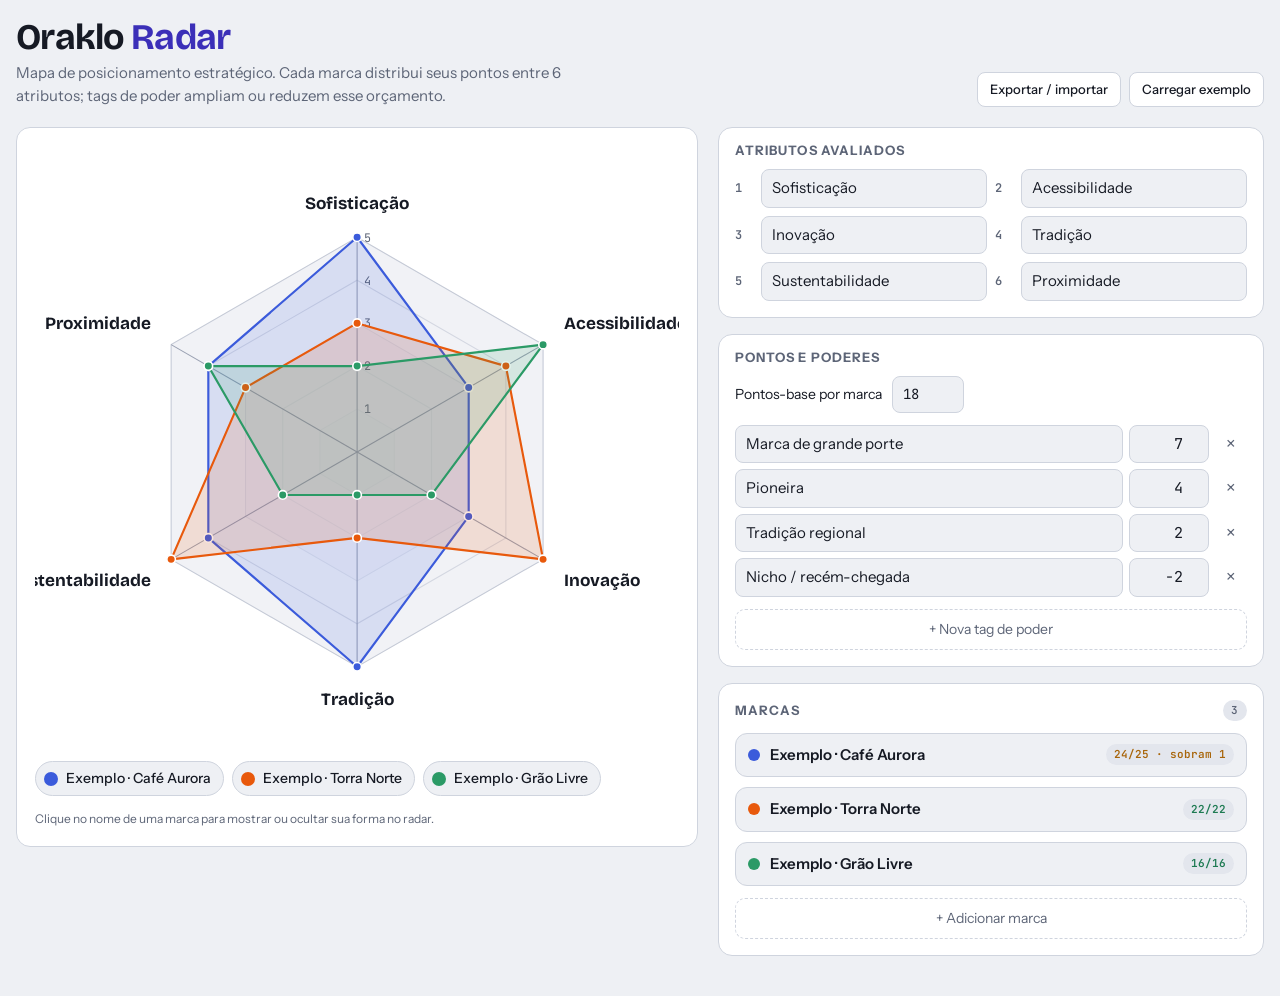
<file: uploads/Oraklo Radar.html>
<!doctype html><html><head><meta charset=utf8><meta name=viewport content="width=device-width,initial-scale=1,viewport-fit=cover"><style>:root{color-scheme:light;box-sizing:border-box;padding-top:env(safe-area-inset-top,0px);padding-bottom:env(safe-area-inset-bottom,0px)}html{scroll-padding-top:env(safe-area-inset-top,0px)}body{margin:0;padding:0;font:14px -apple-system,BlinkMacSystemFont,sans-serif;background:#faf9f5;color:#141413}img{max-width:100%}[hidden]:not([hidden=until-found i]){display:none!important}</style></head><body>
<title>Oraklo Radar</title>
<link rel="preconnect" href="https://fonts.googleapis.com">
<link rel="preconnect" href="https://fonts.gstatic.com" crossorigin>
<link rel="stylesheet" href="https://fonts.googleapis.com/css2?family=Bricolage+Grotesque:opsz,wght@12..96,500;12..96,700&family=Instrument+Sans:wght@400;500;600&family=JetBrains+Mono:wght@400;600&display=swap">
<style>
/* Layout: workbench — radar as the stage on the left, analysis controls stacked in a side rail */
:root{
  --bg:#eef0f4; --surface:#ffffff; --sunk:#e3e6ed; --line:#cfd4de;
  --fg:#161a24; --muted:#5d6577; --accent:#3b2fb8; --accent-soft:#e4e1fb;
  --ok:#1d7a52; --warn:#a8650a; --bad:#b4233a;
  --grid:#c5cad6; --axis:#9aa1b2;
  --f-display:"Bricolage Grotesque", "Avenir Next", system-ui, sans-serif;
  --f-body:"Instrument Sans", "Helvetica Neue", system-ui, sans-serif;
  --f-mono:"JetBrains Mono", ui-monospace, "SFMono-Regular", Menlo, monospace;
  --r:10px;
}
@media (prefers-color-scheme: dark){:root:not([data-theme="light"]){
  --bg:#12141b; --surface:#1b1e28; --sunk:#232735; --line:#323748;
  --fg:#eceef4; --muted:#9aa1b4; --accent:#a99dff; --accent-soft:#2c2850;
  --ok:#4cc391; --warn:#e3a24a; --bad:#f0677d; --grid:#2f3445; --axis:#4a5168; color-scheme:dark}}
:root[data-theme="dark"]{
  --bg:#12141b; --surface:#1b1e28; --sunk:#232735; --line:#323748;
  --fg:#eceef4; --muted:#9aa1b4; --accent:#a99dff; --accent-soft:#2c2850;
  --ok:#4cc391; --warn:#e3a24a; --bad:#f0677d; --grid:#2f3445; --axis:#4a5168; color-scheme:dark}

*{box-sizing:border-box}
body{background:var(--bg);color:var(--fg);font:15px/1.5 var(--f-body);padding-inline:16px;padding-block:20px 40px}
.wrap{max-width:1280px;margin:0 auto;display:grid;gap:20px}
header{display:flex;flex-wrap:wrap;align-items:flex-end;justify-content:space-between;gap:12px}
h1{font:700 clamp(26px,3.4vw,36px)/1 var(--f-display);letter-spacing:-.02em;margin:0}
h1 span{color:var(--accent)}
.sub{color:var(--muted);margin:6px 0 0;max-width:60ch}
.head-actions{display:flex;gap:8px;flex-wrap:wrap}
button{font:inherit;color:inherit;cursor:pointer}
.btn{background:var(--surface);border:1px solid var(--line);border-radius:8px;padding:7px 12px;font-size:13px;font-weight:500}
.btn:hover{border-color:var(--accent)}
.btn.primary{background:var(--accent);border-color:var(--accent);color:var(--surface)}
:focus-visible{outline:2px solid var(--accent);outline-offset:2px}

.main{display:grid;grid-template-columns:minmax(0,1.25fr) minmax(0,1fr);gap:20px;align-items:start}
@media (max-width:900px){.main{grid-template-columns:1fr}}

.stage{background:var(--surface);border:1px solid var(--line);border-radius:14px;padding:18px;display:grid;gap:14px;position:sticky;top:calc(env(safe-area-inset-top,0px) + 12px)}
@media (max-width:900px){.stage{position:static}}
.stage svg{width:100%;height:auto;display:block;max-width:100%}
.legend{display:flex;flex-wrap:wrap;gap:8px}
.chip{display:inline-flex;align-items:center;gap:8px;border:1px solid var(--line);background:var(--bg);border-radius:999px;padding:6px 12px 6px 8px;font-size:14px;font-weight:500;transition:opacity .15s}
.chip .sw{width:14px;height:14px;border-radius:50%;border:2px solid var(--c);background:var(--c)}
.chip.off{opacity:.45}
.chip.off .sw{background:transparent}
.chip.off .nm{text-decoration:line-through}
.hint{font-size:12px;color:var(--muted);margin:0}

.rail{display:grid;gap:16px;min-width:0}
.panel{background:var(--surface);border:1px solid var(--line);border-radius:14px;padding:16px;display:grid;gap:12px;min-width:0}
.panel h2{font:700 13px/1 var(--f-body);text-transform:uppercase;letter-spacing:.08em;color:var(--muted);margin:0;display:flex;justify-content:space-between;align-items:center;gap:8px}
input[type=text],input[type=number]{font:inherit;color:var(--fg);background:var(--bg);border:1px solid var(--line);border-radius:8px;padding:7px 10px;width:100%;min-width:0}
input:focus{border-color:var(--accent);outline:none}
.attrs{display:grid;grid-template-columns:repeat(2,minmax(0,1fr));gap:8px}
.attr{display:flex;align-items:center;gap:8px}
.attr b{font:600 12px var(--f-mono);color:var(--muted);width:18px;flex:none}

.base-row{display:flex;align-items:center;gap:10px;font-size:14px}
.base-row input{width:72px;font-family:var(--f-mono)}
.tags{display:grid;gap:6px}
.tagrow{display:grid;grid-template-columns:minmax(0,1fr) 80px 32px;gap:6px;align-items:center}
.tagrow input[type=number]{font-family:var(--f-mono);text-align:right}
.x{background:none;border:1px solid transparent;border-radius:8px;height:34px;color:var(--muted);font-size:18px;line-height:1}
.x:hover{color:var(--bad);border-color:var(--line)}

.brands{display:grid;gap:10px}
.brand{border:1px solid var(--line);border-radius:12px;background:var(--bg);overflow:hidden}
.brand.sel{border-color:var(--c)}
.bhead{display:flex;align-items:center;gap:10px;padding:10px 12px;cursor:pointer}
.bhead .sw{width:12px;height:12px;border-radius:50%;background:var(--c);flex:none}
.bhead .nm{font-weight:600;flex:1;min-width:0;overflow:hidden;text-overflow:ellipsis;white-space:nowrap}
.pill{font:600 11px/1 var(--f-mono);padding:5px 8px;border-radius:999px;background:var(--sunk);color:var(--muted);white-space:nowrap}
.pill.ok{color:var(--ok)} .pill.warn{color:var(--warn)} .pill.bad{color:var(--bad)}
.bbody{padding:4px 12px 14px;display:grid;gap:12px;border-top:1px solid var(--line);background:var(--surface)}
.bname{display:grid;grid-template-columns:minmax(0,1fr) auto auto;gap:8px;align-items:center;padding-top:10px}
.colors{display:flex;gap:4px}
.colors button{width:20px;height:20px;border-radius:50%;background:var(--c);border:2px solid transparent;padding:0}
.colors button[aria-pressed=true]{border-color:var(--fg)}
.lbl{font:600 11px var(--f-body);text-transform:uppercase;letter-spacing:.08em;color:var(--muted);margin:0 0 6px}
.tagpick{display:flex;flex-wrap:wrap;gap:6px}
.tp{border:1px solid var(--line);background:var(--bg);border-radius:999px;padding:4px 10px;font-size:13px}
.tp em{font:600 11px var(--f-mono);font-style:normal;color:var(--muted);margin-left:4px}
.tp[aria-pressed=true]{background:var(--accent-soft);border-color:var(--accent);color:var(--fg)}
.tp[aria-pressed=true] em{color:var(--accent)}

.meter{display:grid;gap:6px}
.meter-top{display:flex;justify-content:space-between;font-size:13px;color:var(--muted)}
.meter-top strong{font-family:var(--f-mono);color:var(--fg);font-variant-numeric:tabular-nums}
.bar{height:8px;border-radius:99px;background:var(--sunk);overflow:hidden}
.bar i{display:block;height:100%;background:var(--c);transition:width .2s}
.meter.bad .bar i{background:var(--bad)}
.meter.flash{animation:fl .4s}
@keyframes fl{0%,100%{transform:none}25%{transform:translateX(-4px)}75%{transform:translateX(4px)}}

.scores{display:grid;gap:6px}
.score{display:grid;grid-template-columns:minmax(0,1fr) auto;gap:10px;align-items:center;font-size:14px}
.score span{overflow:hidden;text-overflow:ellipsis;white-space:nowrap}
.dots{display:flex;gap:4px}
.dots button{width:30px;height:28px;border-radius:6px;border:1px solid var(--line);background:var(--bg);font:600 12px var(--f-mono);color:var(--muted)}
.dots button.on{background:var(--c);border-color:var(--c);color:#fff}
.dots button.lim{opacity:.35}
.brow{display:flex;justify-content:space-between;gap:8px;flex-wrap:wrap}
.danger{color:var(--bad)}
.add{border:1px dashed var(--line);background:transparent;border-radius:10px;padding:9px;font-size:14px;color:var(--muted);width:100%}
.add:hover{color:var(--accent);border-color:var(--accent)}

dialog{border:1px solid var(--line);border-radius:14px;background:var(--surface);color:var(--fg);width:min(640px,calc(100vw - 32px));padding:18px}
dialog::backdrop{background:rgba(10,12,20,.5)}
dialog textarea{width:100%;min-height:240px;font:12px/1.4 var(--f-mono);background:var(--bg);color:var(--fg);border:1px solid var(--line);border-radius:8px;padding:10px}
dialog h3{font:700 18px var(--f-display);margin:0 0 6px}
dialog p{margin:0 0 10px;color:var(--muted);font-size:13px}
.drow{display:flex;gap:8px;justify-content:flex-end;margin-top:10px;flex-wrap:wrap}
.msg{font-size:13px;color:var(--ok);margin-right:auto;align-self:center}
@media (prefers-reduced-motion:reduce){*{animation:none!important;transition:none!important}}
</style>

<div class="wrap">
  <header>
    <div>
      <h1>Oraklo <span>Radar</span></h1>
      <p class="sub">Mapa de posicionamento estratégico. Cada marca distribui seus pontos entre 6 atributos; tags de poder ampliam ou reduzem esse orçamento.</p>
    </div>
    <div class="head-actions">
      <button class="btn" id="btnExport">Exportar / importar</button>
      <button class="btn" id="btnReset">Carregar exemplo</button>
    </div>
  </header>

  <div class="main">
    <section class="stage" aria-label="Gráfico de radar">
      <svg id="radar" viewBox="0 0 600 560" role="img" aria-label="Radar de posicionamento"></svg>
      <div class="legend" id="legend"></div>
      <p class="hint">Clique no nome de uma marca para mostrar ou ocultar sua forma no radar.</p>
    </section>

    <div class="rail">
      <section class="panel">
        <h2>Atributos avaliados</h2>
        <div class="attrs" id="attrs"></div>
      </section>

      <section class="panel">
        <h2>Pontos e poderes</h2>
        <label class="base-row" for="base">Pontos-base por marca <input type="number" id="base" min="6" max="30"></label>
        <div class="tags" id="tags"></div>
        <button class="add" id="addTag">+ Nova tag de poder</button>
      </section>

      <section class="panel">
        <h2>Marcas <span class="pill" id="count"></span></h2>
        <div class="brands" id="brands"></div>
        <button class="add" id="addBrand">+ Adicionar marca</button>
      </section>
    </div>
  </div>
</div>

<dialog id="dlg">
  <h3>Exportar / importar mapa</h3>
  <p>Copie o JSON para guardar este mapa ou cole um JSON salvo e clique em Importar.</p>
  <textarea id="json" spellcheck="false"></textarea>
  <div class="drow">
    <span class="msg" id="dmsg"></span>
    <button class="btn" id="dClose">Fechar</button>
    <button class="btn" id="dCopy">Copiar</button>
    <button class="btn primary" id="dImport">Importar</button>
  </div>
</dialog>

<script>
const COLORS=["#3b5bdb","#e8590c","#2b9a66","#c2255c","#7048e8","#0c8599","#d6a10b","#5c677d"];
const KEY="oraklo-radar-v1";
const uid=()=>Math.random().toString(36).slice(2,9);

function example(){
  const t={g:uid(),p:uid(),tr:uid(),n:uid()};
  return {
    base:18,
    attrs:["Sofisticação","Acessibilidade","Inovação","Tradição","Sustentabilidade","Proximidade"],
    tags:[{id:t.g,name:"Marca de grande porte",mod:7},{id:t.p,name:"Pioneira",mod:4},{id:t.tr,name:"Tradição regional",mod:2},{id:t.n,name:"Nicho / recém-chegada",mod:-2}],
    brands:[
      {id:uid(),name:"Exemplo · Café Aurora",color:COLORS[0],visible:true,tags:[t.g],scores:[5,3,3,5,4,4]},
      {id:uid(),name:"Exemplo · Torra Norte",color:COLORS[1],visible:true,tags:[t.p],scores:[3,4,5,2,5,3]},
      {id:uid(),name:"Exemplo · Grão Livre",color:COLORS[2],visible:true,tags:[t.n],scores:[2,5,2,1,2,4]}
    ],
    open:null
  };
}
let S;
try{S=JSON.parse(localStorage.getItem(KEY))}catch(e){}
if(!S||!Array.isArray(S.brands)) S=example();
const save=()=>{try{localStorage.setItem(KEY,JSON.stringify(S))}catch(e){}};

const budget=b=>S.base+b.tags.reduce((a,id)=>{const t=S.tags.find(x=>x.id===id);return a+(t?Number(t.mod)||0:0)},0);
const used=b=>b.scores.reduce((a,v)=>a+v,0);
const esc=s=>String(s).replace(/[&<>"]/g,c=>({"&":"&amp;","<":"&lt;",">":"&gt;",'"':"&quot;"}[c]));

/* ---------- radar ---------- */
const CX=300,CY=285,R=200;
function pt(i,v){const a=-Math.PI/2+i*Math.PI/3;return [CX+Math.cos(a)*R*v/5,CY+Math.sin(a)*R*v/5]}
function drawRadar(){
  let s="";
  for(let r=1;r<=5;r++){
    const p=[0,1,2,3,4,5].map(i=>pt(i,r).join(",")).join(" ");
    s+=`<polygon points="${p}" fill="${r%2?'var(--sunk)':'var(--surface)'}" fill-opacity="${r===5?.5:.35}" stroke="var(--grid)" stroke-width="1"/>`;
  }
  for(let i=0;i<6;i++){const [x,y]=pt(i,5);s+=`<line x1="${CX}" y1="${CY}" x2="${x}" y2="${y}" stroke="var(--axis)" stroke-width="1"/>`}
  for(let r=1;r<=5;r++){const [x,y]=pt(0,r);s+=`<text x="${x+6}" y="${y+4}" font-family="var(--f-mono)" font-size="11" fill="var(--muted)">${r}</text>`}
  S.brands.filter(b=>b.visible).forEach(b=>{
    const p=b.scores.map((v,i)=>pt(i,v).join(",")).join(" ");
    const sel=S.open===b.id;
    s+=`<polygon points="${p}" fill="${b.color}" fill-opacity="${sel?.28:.14}" stroke="${b.color}" stroke-width="${sel?3:2}" stroke-linejoin="round"/>`;
    b.scores.forEach((v,i)=>{const [x,y]=pt(i,v);s+=`<circle cx="${x}" cy="${y}" r="${sel?5:4}" fill="${b.color}" stroke="var(--surface)" stroke-width="1.5"/>`});
  });
  S.attrs.forEach((a,i)=>{
    const [x,y]=pt(i,5.55);
    const anchor=Math.abs(x-CX)<4?"middle":x>CX?"start":"end";
    const dy=y<CY-50?-4:y>CY+50?14:4;
    s+=`<text x="${x}" y="${y+dy}" text-anchor="${anchor}" font-family="var(--f-display)" font-weight="700" font-size="16" fill="var(--fg)">${esc(a||"Atributo "+(i+1))}</text>`;
  });
  document.getElementById("radar").innerHTML=s;
}

/* ---------- legend ---------- */
function drawLegend(){
  const L=document.getElementById("legend");
  L.innerHTML=S.brands.map(b=>`<button class="chip ${b.visible?'':'off'}" style="--c:${b.color}" data-tog="${b.id}" aria-pressed="${b.visible}"><span class="sw"></span><span class="nm">${esc(b.name||"Sem nome")}</span></button>`).join("")||`<p class="hint">Nenhuma marca ainda. Adicione a primeira no painel ao lado.</p>`;
}

/* ---------- side panels ---------- */
function drawAttrs(){
  document.getElementById("attrs").innerHTML=S.attrs.map((a,i)=>`<label class="attr" for="attr${i}"><b>${i+1}</b><input type="text" id="attr${i}" data-attr="${i}" value="${esc(a)}" placeholder="Atributo ${i+1}"></label>`).join("");
}
function drawTags(){
  document.getElementById("base").value=S.base;
  document.getElementById("tags").innerHTML=S.tags.map(t=>`<div class="tagrow"><input type="text" id="tn_${t.id}" data-tagname="${t.id}" value="${esc(t.name)}" aria-label="Nome da tag"><input type="number" id="tm_${t.id}" data-tagmod="${t.id}" value="${t.mod}" aria-label="Modificador de pontos"><button class="x" data-deltag="${t.id}" aria-label="Remover tag">×</button></div>`).join("");
}
function status(b){
  const u=used(b),bud=budget(b),cap=Math.min(bud,30);
  if(u>bud) return ["bad",`${u}/${bud} · excedido`];
  if(u===cap) return ["ok",`${u}/${bud}`];
  return ["warn",`${u}/${bud} · sobram ${cap-u}`];
}
function drawBrands(){
  document.getElementById("count").textContent=S.brands.length;
  document.getElementById("brands").innerHTML=S.brands.map(b=>{
    const [cls,txt]=status(b),open=S.open===b.id,u=used(b),bud=budget(b);
    let body="";
    if(open){
      const left=bud-u;
      body=`<div class="bbody">
        <div class="bname"><input type="text" id="bn_${b.id}" data-bname="${b.id}" value="${esc(b.name)}" placeholder="Nome da marca" aria-label="Nome da marca">
          <div class="colors">${COLORS.map(c=>`<button style="--c:${c}" data-color="${c}" data-bid="${b.id}" aria-pressed="${c===b.color}" aria-label="Cor"></button>`).join("")}</div></div>
        <div><p class="lbl">Tags de poder</p><div class="tagpick">${S.tags.map(t=>`<button class="tp" data-tagtog="${t.id}" data-bid="${b.id}" aria-pressed="${b.tags.includes(t.id)}">${esc(t.name)}<em>${t.mod>=0?"+":""}${t.mod}</em></button>`).join("")||'<span class="hint">Crie tags no painel “Pontos e poderes”.</span>'}</div></div>
        <div class="meter ${u>bud?'bad':''}" id="meter_${b.id}"><div class="meter-top"><span>Pontos usados</span><strong>${u} / ${bud}</strong></div><div class="bar"><i style="width:${Math.min(100,u/Math.max(bud,1)*100)}%"></i></div></div>
        <div class="scores">${S.attrs.map((a,i)=>`<div class="score"><span>${esc(a||"Atributo "+(i+1))}</span><div class="dots">${[1,2,3,4,5].map(v=>`<button class="${v<=b.scores[i]?'on':''} ${v-b.scores[i]>left&&v>b.scores[i]?'lim':''}" data-score="${v}" data-i="${i}" data-bid="${b.id}" aria-label="${esc(a)} nota ${v}">${v}</button>`).join("")}</div></div>`).join("")}</div>
        <div class="brow"><button class="btn" data-dup="${b.id}">Duplicar</button><button class="btn danger" data-delb="${b.id}">Excluir marca</button></div>
      </div>`;
    }
    return `<div class="brand ${open?'sel':''}" style="--c:${b.color}"><div class="bhead" data-open="${b.id}" role="button" tabindex="0" aria-expanded="${open}"><span class="sw"></span><span class="nm">${esc(b.name||"Sem nome")}</span><span class="pill ${cls}">${txt}</span></div>${body}</div>`;
  }).join("");
}
function renderAll(){drawRadar();drawLegend();drawAttrs();drawTags();drawBrands();save()}
function refresh(){drawRadar();drawLegend();drawBrands();save()}

/* ---------- events ---------- */
const byId=id=>S.brands.find(b=>b.id===id);
document.addEventListener("click",e=>{
  const t=e.target.closest("button,[data-open]");if(!t)return;
  const d=t.dataset;
  if(d.tog){const b=byId(d.tog);b.visible=!b.visible;refresh()}
  else if(d.open){S.open=S.open===d.open?null:d.open;refresh()}
  else if(d.score){
    const b=byId(d.bid),i=+d.i,v=+d.score,nu=used(b)-b.scores[i]+v;
    if(v>b.scores[i]&&nu>budget(b)){const m=document.getElementById("meter_"+b.id);m.classList.remove("flash");void m.offsetWidth;m.classList.add("flash");return}
    b.scores[i]=v;refresh();
  }
  else if(d.tagtog){const b=byId(d.bid);b.tags=b.tags.includes(d.tagtog)?b.tags.filter(x=>x!==d.tagtog):[...b.tags,d.tagtog];refresh()}
  else if(d.color){byId(d.bid).color=d.color;refresh()}
  else if(d.dup){const b=byId(d.dup);const n={...JSON.parse(JSON.stringify(b)),id:uid(),name:b.name+" (cópia)"};S.brands.splice(S.brands.indexOf(b)+1,0,n);S.open=n.id;refresh()}
  else if(d.delb){S.brands=S.brands.filter(b=>b.id!==d.delb);S.open=null;refresh()}
  else if(d.deltag){S.tags=S.tags.filter(x=>x.id!==d.deltag);S.brands.forEach(b=>b.tags=b.tags.filter(x=>x!==d.deltag));renderAll()}
});
document.addEventListener("keydown",e=>{const h=e.target.closest("[data-open]");if(h&&(e.key==="Enter"||e.key===" ")){e.preventDefault();h.click()}});
document.addEventListener("input",e=>{
  const d=e.target.dataset;
  if(d.attr!==undefined){S.attrs[+d.attr]=e.target.value;drawRadar();save();
    document.querySelectorAll(`.score:nth-child(${+d.attr+1}) > span`).forEach(s=>s.textContent=e.target.value||"Atributo "+(+d.attr+1))}
  else if(d.bname){byId(d.bname).name=e.target.value;drawLegend();
    const h=document.querySelector(`[data-open="${d.bname}"] .nm`);if(h)h.textContent=e.target.value||"Sem nome";save()}
  else if(d.tagname){S.tags.find(x=>x.id===d.tagname).name=e.target.value;save()}
  else if(e.target.id==="base"){const v=parseInt(e.target.value,10);if(!isNaN(v)){S.base=v;refresh()}}
});
document.addEventListener("change",e=>{
  const d=e.target.dataset;
  if(d.tagmod){S.tags.find(x=>x.id===d.tagmod).mod=parseInt(e.target.value,10)||0;refresh()}
  if(d.tagname)drawBrands();
});
document.getElementById("addTag").onclick=()=>{S.tags.push({id:uid(),name:"Nova tag",mod:2});renderAll();const ins=document.querySelectorAll("[data-tagname]");ins[ins.length-1].select()};
document.getElementById("addBrand").onclick=()=>{
  const used=S.brands.map(b=>b.color);const c=COLORS.find(x=>!used.includes(x))||COLORS[S.brands.length%COLORS.length];
  const b={id:uid(),name:"Nova marca",color:c,visible:true,tags:[],scores:[1,1,1,1,1,1]};
  S.brands.push(b);S.open=b.id;refresh();const i=document.getElementById("bn_"+b.id);if(i){i.focus();i.select()}
};

/* reset with in-page confirmation */
const rb=document.getElementById("btnReset");let armed=null;
rb.onclick=()=>{
  if(!armed){rb.textContent="Confirmar? Substitui o mapa atual";rb.classList.add("danger");armed=setTimeout(()=>{rb.textContent="Carregar exemplo";rb.classList.remove("danger");armed=null},3500);return}
  clearTimeout(armed);armed=null;rb.textContent="Carregar exemplo";rb.classList.remove("danger");S=example();renderAll();
};

/* export / import */
const dlg=document.getElementById("dlg"),ta=document.getElementById("json"),dm=document.getElementById("dmsg");
document.getElementById("btnExport").onclick=()=>{const c={...S};delete c.open;ta.value=JSON.stringify(c,null,2);dm.textContent="";dm.style.color="";dlg.showModal()};
document.getElementById("dClose").onclick=()=>dlg.close();
document.getElementById("dCopy").onclick=()=>{
  navigator.clipboard.writeText(ta.value).then(()=>dm.textContent="Copiado.").catch(()=>{ta.select();dm.textContent="Selecionado. Use Ctrl/Cmd+C."});
};
document.getElementById("dImport").onclick=()=>{
  try{const n=JSON.parse(ta.value);
    if(!Array.isArray(n.attrs)||n.attrs.length!==6||!Array.isArray(n.brands)||!Array.isArray(n.tags))throw 0;
    n.base=Number(n.base)||18;n.open=null;n.brands.forEach(b=>{b.id=b.id||uid();b.tags=b.tags||[];b.scores=(b.scores||[]).slice(0,6).map(v=>Math.max(1,Math.min(5,v|0)));while(b.scores.length<6)b.scores.push(1);if(b.visible===undefined)b.visible=true});
    S=n;renderAll();dlg.close();
  }catch(err){dm.style.color="var(--bad)";dm.textContent="JSON inválido: precisa de 6 atributos, tags e marcas."}
};

renderAll();
</script>

</body></html>
</file>
